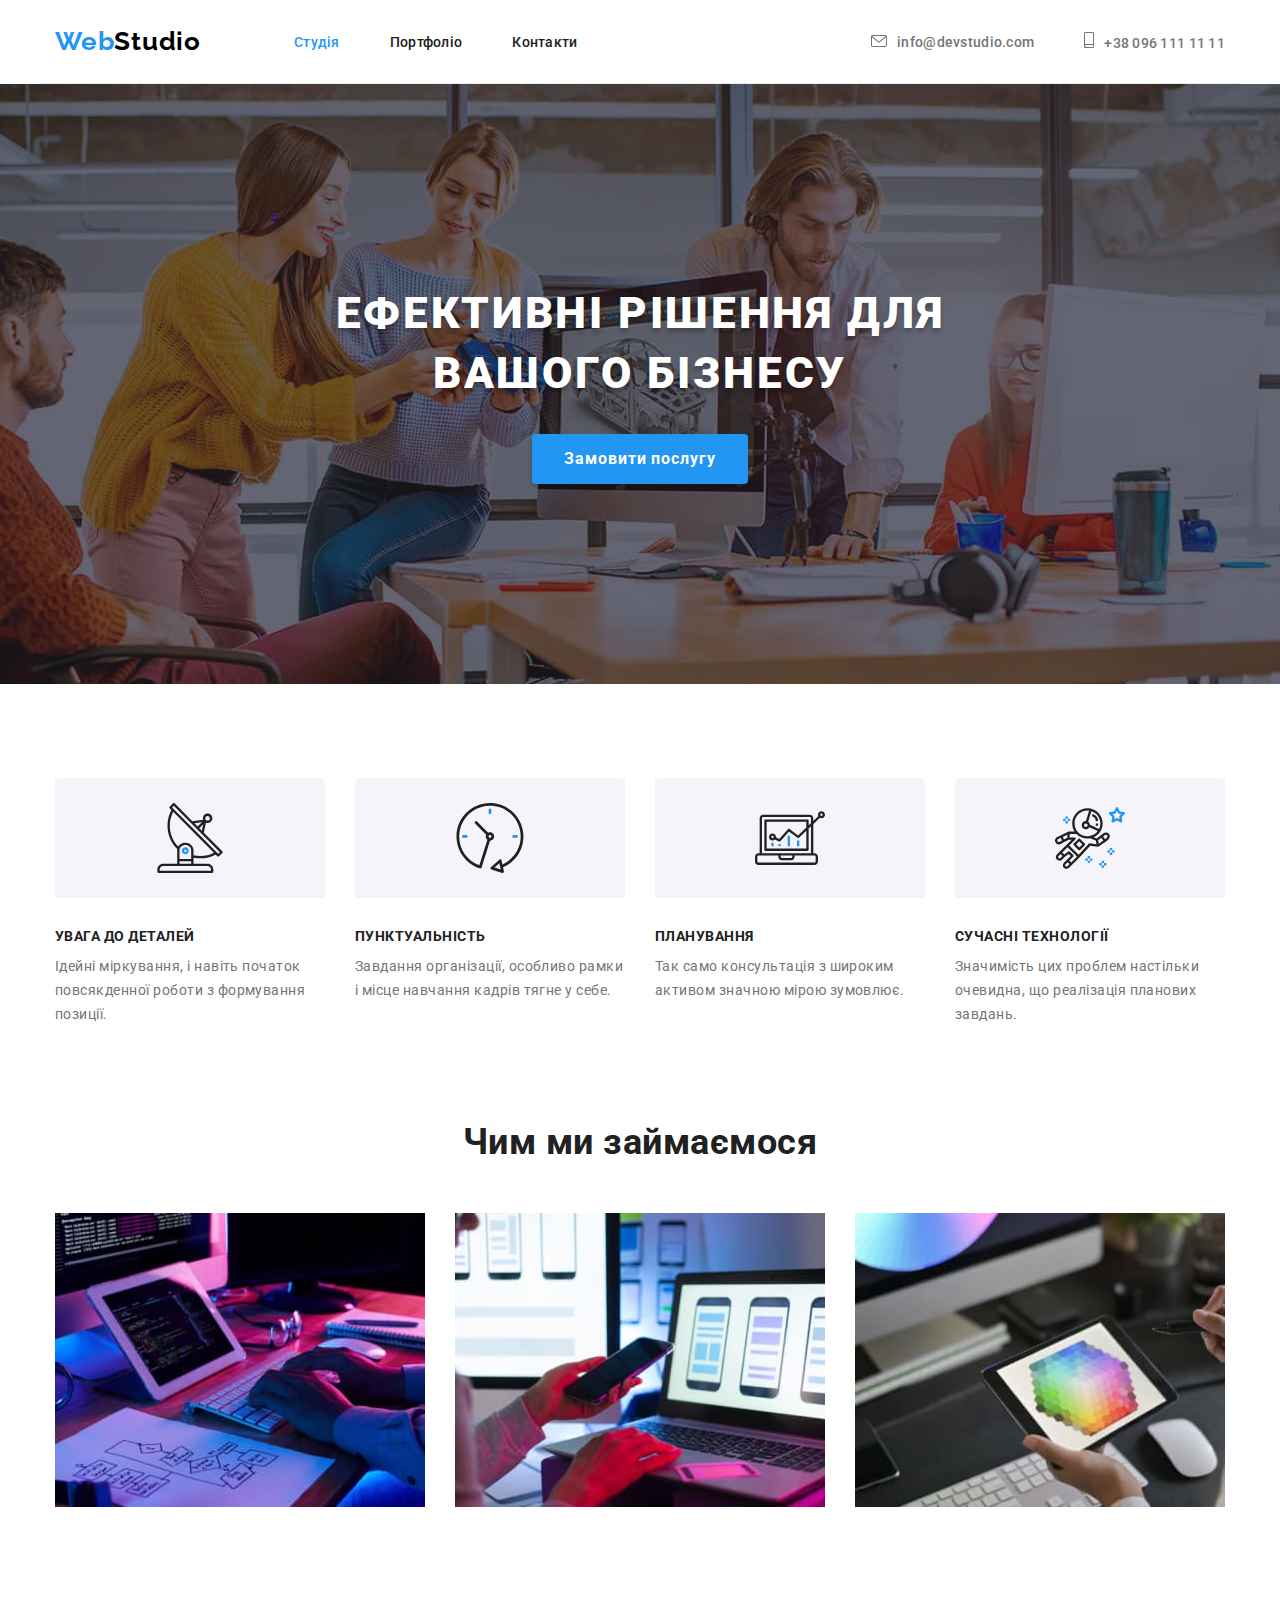
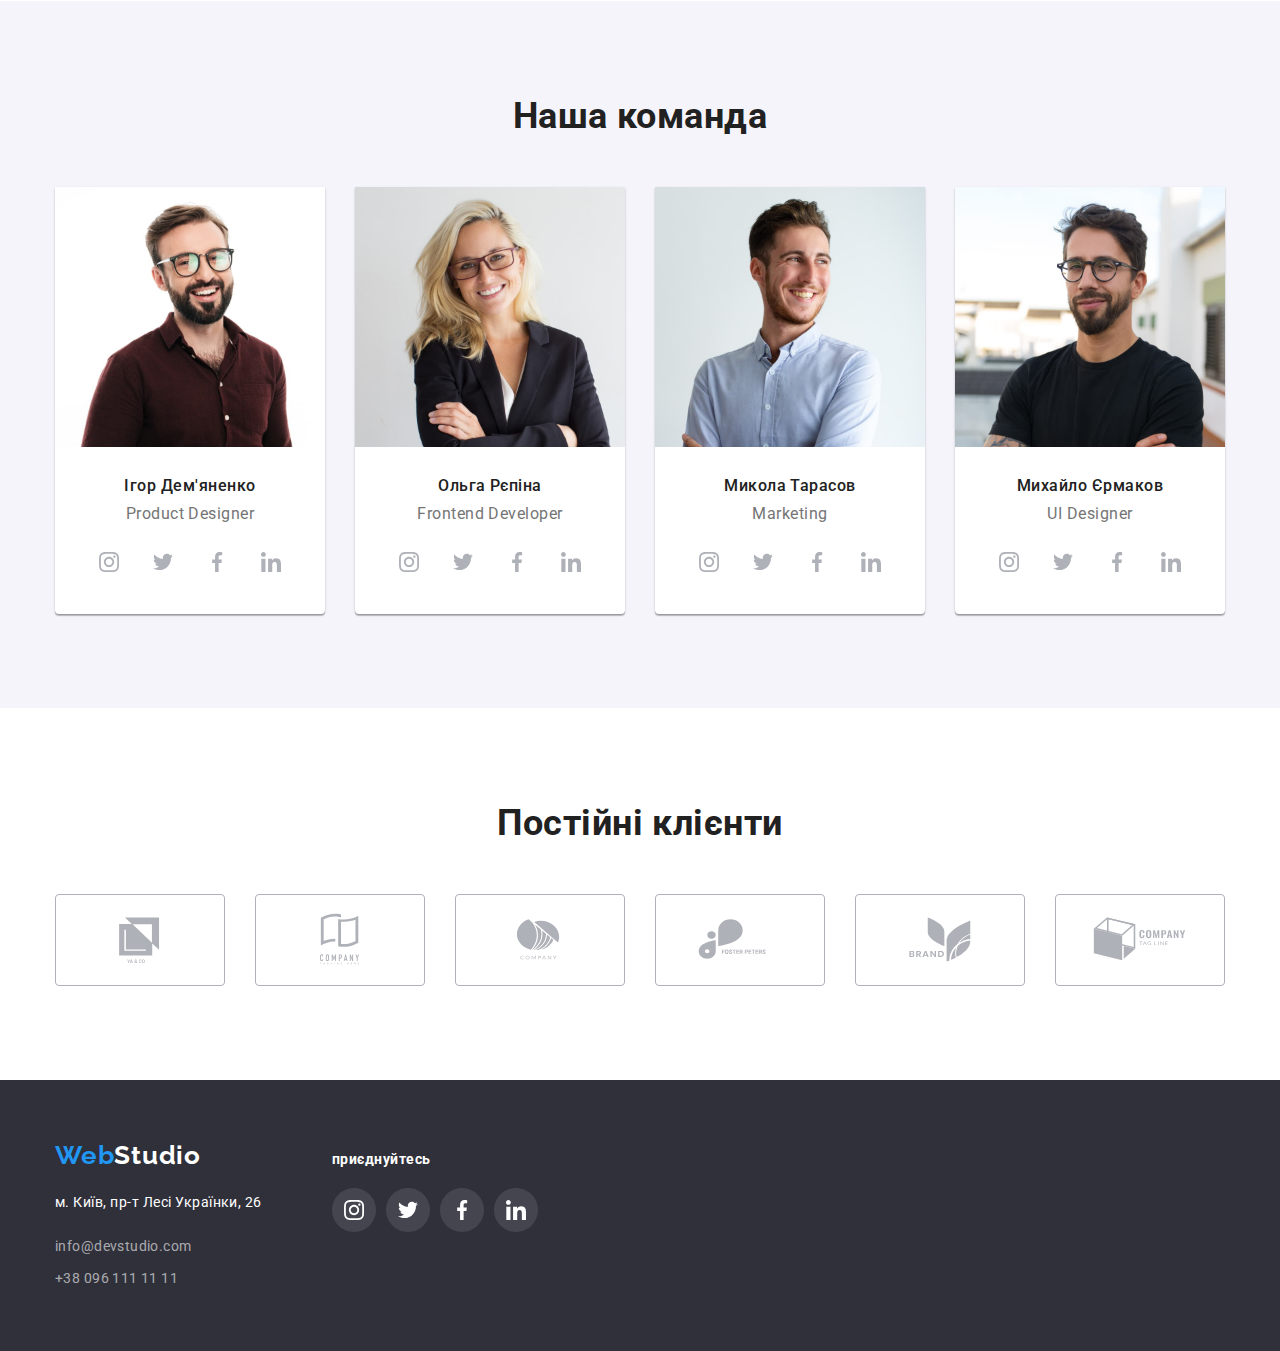
<file: index.html>
<!DOCTYPE html>
<html lang="uk">
  <head>
    <meta charset="UTF-8" />
    <meta http-equiv="X-UA-Compatible" content="IE=edge" />
    <meta name="viewport" content="width=device-width, initial-scale=1.0" />
    <title>Document</title>
    <link rel="preconnect" href="https://fonts.googleapis.com" />
    <link rel="preconnect" href="https://fonts.gstatic.com" crossorigin />
    <link
      href="https://fonts.googleapis.com/css2?family=Raleway:wght@700&family=Roboto:wght@400;500;700;900&display=swap"
      rel="stylesheet"
    />
    <link
      rel="stylesheet"
      href="https://cdnjs.cloudflare.com/ajax/libs/modern-normalize/1.1.0/modern-normalize.min.css"
    />
    <link rel="stylesheet" href="./css/styles.css" />
  </head>

  <body>
    <!-- Шапка -->
    <header class="header">
      <div class="container header-container">
        <a class="logo header-logo" href=""><span class="logo-style">Web</span>Studio</a>
        <nav class="header-nav">
          <ul class="list header-list">
            <li class="header-item">
              <a class="link header-nav__link current" href="">Студія</a>
            </li>
            <li class="header-item">
              <a class="link header-nav__link" href="./portfolio.html">Портфоліо</a>
            </li>
            <li class="header-item">
              <a class="link header-nav__link" href="">Контакти</a>
            </li>
          </ul>
        </nav>
        <div class="header-contact">
          <ul class="list header-contact__list">
            <li class="header-contact__item">
              <a class="link header-contact__link" href="mailto:info@devstudio.com">
                <svg class="envelope-icon" width="16" height="12">
                  <use href="./images/symbol-defs.svg#icon-envelope"></use>
                </svg>
                info@devstudio.com
              </a>
            </li>
            <li class="header-contact__item">
              <a class="link header-contact__link" href="tel:+380961111111">
                <svg class="smartphone-icon" width="10" height="16">
                  <use href="./images/symbol-defs.svg#icon-smartphone"></use>
                </svg>
                +38 096 111 11 11
              </a>
            </li>
          </ul>
        </div>
      </div>
    </header>
    <!-- Унікальний контент -->
    <main>
      <!--Герой("замовити послугу" - кнопка)-->
      <section class="hero section">
        <div class="container">
          <div class="hero-style">
            <h1 class="hero-title">Ефективні рішення для вашого бізнесу</h1>
            <button class="hero-button" type="button">Замовити послугу</button>
          </div>
        </div>
      </section>
      <!--Список особливостей компанії-->
      <section class="features-section">
        <div class="container">
          <h2 class="visually-hidden">Особливості</h2>
          <ul class="list features-list">
            <li class="features-item">
              <div class="item-icon">
                <svg class="feature-icon" width="270" height="120">
                  <use href="./images/symbol-defs.svg#icon-features1"></use>
                </svg>
              </div>
              <h3 class="features-title">УВАГА ДО ДЕТАЛЕЙ</h3>
              <p class="features-text">
                Ідейні міркування, і навіть початок повсякденної роботи з формування позиції.
              </p>
            </li>
            <li class="features-item">
              <div class="item-icon">
                <svg class="feature-icon" width="270" height="120">
                  <use href="./images/symbol-defs.svg#icon-features2"></use>
                </svg>
              </div>
              <h3 class="features-title">ПУНКТУАЛЬНІСТЬ</h3>
              <p class="features-text">
                Завдання організації, особливо рамки і місце навчання кадрів тягне у себе.
              </p>
            </li>
            <li class="features-item">
              <div class="item-icon">
                <svg class="feature-icon" width="270" height="120">
                  <use href="./images/symbol-defs.svg#icon-features3"></use>
                </svg>
              </div>
              <h3 class="features-title">ПЛАНУВАННЯ</h3>
              <p class="features-text">
                Так само консультація з широким активом значною мірою зумовлює.
              </p>
            </li>
            <li class="features-item">
              <div class="item-icon">
                <svg class="feature-icon" width="270" height="120">
                  <use href="./images/symbol-defs.svg#icon-features4"></use>
                </svg>
              </div>
              <h3 class="features-title">СУЧАСНІ ТЕХНОЛОГІЇ</h3>
              <p class="features-text">
                Значимість цих проблем настільки очевидна, що реалізація планових завдань.
              </p>
            </li>
          </ul>
        </div>
      </section>

      <!--Cекція з фото-посиланням (370*294, jpg)-->
      <section class="images-section">
        <div class="container photo-card">
          <h2 class="images-title">Чим ми займаємося</h2>
          <ul class="list images-list">
            <li class="images-item">
              <img src="./images/img1.jpg" alt="Технічний опис основної структури" width="370" />
            </li>
            <li class="images-item">
              <img src="./images/img2.jpg" alt="Робота дизайнера з макетами" width="370" />
            </li>
            <li class="images-item">
              <img src="./images/img3.jpg" alt="Вибір кольору в палітрі" width="370" />
            </li>
          </ul>
        </div>
      </section>

      <!-- секція з фото команди (270*368, jpg)-->
      <section class="team-section">
        <div class="container">
          <h2 class="our-team">Наша команда</h2>
          <ul class="list team-list">
            <li class="team-item">
              <img
                class="team-images"
                src="./images/Igor.jpg"
                alt="Ігор в бурдовій сорочці"
                width="270"
              />
              <h3 class="team-title">Ігор Дем'яненко</h3>
              <p class="team-text">Product Designer</p>
              <ul class="list social-list">
                <li class="social-item">
                  <a
                    class="link social-link"
                    href="https://www.instagram.com"
                    target="_blank"
                    rel="noreferrer noopener"
                  >
                    <svg class="team-icon" width="20" height="20">
                      <use href="./images/symbol-defs 2.svg#icon-instagram-1"></use>
                    </svg>
                  </a>
                </li>
                <li class="social-item">
                  <a
                    class="link social-link"
                    href="https://twitter.com"
                    target="_blank"
                    rel="noreferrer noopener"
                  >
                    <svg class="team-icon" width="20" height="20">
                      <use href="./images/symbol-defs 2.svg#icon-twitter-2"></use>
                    </svg>
                  </a>
                </li>
                <li class="social-item">
                  <a
                    class="link social-link"
                    href="https://www.facebook.com"
                    target="_blank"
                    rel="noreferrer noopener"
                  >
                    <svg class="team-icon" width="20" height="20">
                      <use href="./images/symbol-defs 2.svg#icon-facebook-3"></use>
                    </svg>
                  </a>
                </li>
                <li class="social-item">
                  <a
                    class="link social-link"
                    href="https://www.linkedin.com"
                    target="_blank"
                    rel="noreferrer noopener"
                  >
                    <svg class="team-icon" width="20" height="20">
                      <use href="./images/symbol-defs 2.svg#icon-linkedin-4"></use>
                    </svg>
                  </a>
                </li>
              </ul>
            </li>
            <li class="team-item">
              <img
                class="team-images"
                src="./images/Olga.jpg"
                alt="Ольга в темному піджаку"
                width="270"
              />
              <h3 class="team-title">Ольга Рєпіна</h3>
              <p class="team-text">Frontend Developer</p>
              <ul class="list social-list">
                <li class="social-item">
                  <a
                    class="link social-link"
                    href="https://www.instagram.com"
                    target="_blank"
                    rel="noreferrer noopener"
                  >
                    <svg class="team-icon" width="20" height="20">
                      <use href="./images/symbol-defs 2.svg#icon-instagram-1"></use>
                    </svg>
                  </a>
                </li>
                <li class="social-item">
                  <a
                    class="link social-link"
                    href="https://twitter.com"
                    target="_blank"
                    rel="noreferrer noopener"
                  >
                    <svg class="team-icon" width="20" height="20">
                      <use href="./images/symbol-defs 2.svg#icon-twitter-2"></use>
                    </svg>
                  </a>
                </li>
                <li class="social-item">
                  <a
                    class="link social-link"
                    href="https://www.facebook.com"
                    target="_blank"
                    rel="noreferrer noopener"
                  >
                    <svg class="team-icon" width="20" height="20">
                      <use href="./images/symbol-defs 2.svg#icon-facebook-3"></use>
                    </svg>
                  </a>
                </li>
                <li class="social-item">
                  <a
                    class="link social-link"
                    href="https://www.linkedin.com"
                    target="_blank"
                    rel="noreferrer noopener"
                  >
                    <svg class="team-icon" width="20" height="20">
                      <use href="./images/symbol-defs 2.svg#icon-linkedin-4"></use>
                    </svg>
                  </a>
                </li>
              </ul>
            </li>
            <li class="team-item">
              <img
                class="team-images"
                src="./images/Mukola.jpg"
                alt="Микола в білій сорочці"
                width="270"
              />
              <h3 class="team-title">Микола Тарасов</h3>
              <p class="team-text">Marketing</p>
              <ul class="list social-list">
                <li class="social-item">
                  <a
                    class="link social-link"
                    href="https://www.instagram.com"
                    target="_blank"
                    rel="noreferrer noopener"
                  >
                    <svg class="team-icon" width="20" height="20">
                      <use href="./images/symbol-defs 2.svg#icon-instagram-1"></use>
                    </svg>
                  </a>
                </li>
                <li class="social-item">
                  <a
                    class="link social-link"
                    href="https://twitter.com"
                    target="_blank"
                    rel="noreferrer noopener"
                  >
                    <svg class="team-icon" width="20" height="20">
                      <use href="./images/symbol-defs 2.svg#icon-twitter-2"></use>
                    </svg>
                  </a>
                </li>
                <li class="social-item">
                  <a
                    class="link social-link"
                    href="https://www.facebook.com"
                    target="_blank"
                    rel="noreferrer noopener"
                  >
                    <svg class="team-icon" width="20" height="20">
                      <use href="./images/symbol-defs 2.svg#icon-facebook-3"></use>
                    </svg>
                  </a>
                </li>
                <li class="social-item">
                  <a
                    class="link social-link"
                    href="https://www.linkedin.com"
                    target="_blank"
                    rel="noreferrer noopener"
                  >
                    <svg class="team-icon" width="20" height="20">
                      <use href="./images/symbol-defs 2.svg#icon-linkedin-4"></use>
                    </svg>
                  </a>
                </li>
              </ul>
            </li>
            <li class="team-item">
              <img
                class="team-images"
                src="./images/Muhailo.jpg"
                alt="Михайло в чорній футболці"
                width="270"
              />
              <h3 class="team-title">Михайло Єрмаков</h3>
              <p class="team-text">UI Designer</p>
              <ul class="list social-list">
                <li class="social-item">
                  <a
                    class="link social-link"
                    href="https://www.instagram.com"
                    target="_blank"
                    rel="noreferrer noopener"
                  >
                    <svg class="team-icon" width="20" height="20">
                      <use href="./images/symbol-defs 2.svg#icon-instagram-1"></use>
                    </svg>
                  </a>
                </li>
                <li class="social-item">
                  <a
                    class="link social-link"
                    href="https://twitter.com"
                    target="_blank"
                    rel="noreferrer noopener"
                  >
                    <svg class="team-icon" width="20" height="20">
                      <use href="./images/symbol-defs 2.svg#icon-twitter-2"></use>
                    </svg>
                  </a>
                </li>
                <li class="social-item">
                  <a
                    class="link social-link"
                    href="https://www.facebook.com"
                    target="_blank"
                    rel="noreferrer noopener"
                  >
                    <svg class="team-icon" width="20" height="20">
                      <use href="./images/symbol-defs 2.svg#icon-facebook-3"></use>
                    </svg>
                  </a>
                </li>
                <li class="social-item">
                  <a
                    class="link social-link"
                    href="https://www.linkedin.com"
                    target="_blank"
                    rel="noreferrer noopener"
                  >
                    <svg class="team-icon" width="20" height="20">
                      <use href="./images/symbol-defs 2.svg#icon-linkedin-4"></use>
                    </svg>
                  </a>
                </li>
              </ul>
            </li>
          </ul>
        </div>
      </section>
      <section class="customers-section">
        <div class="container">
          <h2 class="customers-title">Постійні клієнти</h2>
          <ul class="list customers-list">
            <li class="customers-item">
              <a class="link customers-hover" href="">
                <svg class="customers-icon" width="106" height="60">
                  <use href="./images/symbol-defs.svg#icon-Logo"></use>
                </svg>
              </a>
            </li>
            <li class="customers-item">
              <a class="link customers-hover" href="">
                <svg class="customers-icon" width="106" height="60">
                  <use href="./images/symbol-defs.svg#icon-Logo-2"></use>
                </svg>
              </a>
            </li>
            <li class="customers-item">
              <a class="link customers-hover" href="">
                <svg class="customers-icon" width="106" height="60">
                  <use href="./images/symbol-defs.svg#icon-Logo-3"></use>
                </svg>
              </a>
            </li>
            <li class="customers-item">
              <a class="link customers-hover" href="">
                <svg class="customers-icon" width="106" height="60">
                  <use href="./images/symbol-defs.svg#icon-Logo-4"></use>
                </svg>
              </a>
            </li>
            <li class="customers-item">
              <a class="link customers-hover" href="">
                <svg class="customers-icon" width="106" height="60">
                  <use href="./images/symbol-defs.svg#icon-Logo-5"></use>
                </svg>
              </a>
            </li>
            <li class="customers-item">
              <a class="link customers-hover" href="">
                <svg class="customers-icon" width="106" height="60">
                  <use href="./images/symbol-defs.svg#icon-Logo-6"></use>
                </svg>
              </a>
            </li>
          </ul>
        </div>
      </section>
    </main>
    <!-- Футер -->
    <footer class="footer">
      <div class="container footer-block">
        <div class="footer-contact">
          <a class="logo footer-logo" href=""><span class="logo-style">Web</span>Studio</a>
          <address class="footer-address">
            <p class="footer-text">м. Київ, пр-т Лесі Українки, 26</p>
            <a class="link footer-contact__link" href="mailto:info@devstudio.com"
              >info@devstudio.com</a
            >
            <a class="link footer-contact__link" href="tel:+380961111111">+38 096 111 11 11</a>
          </address>
        </div>
        <div class="footer-social">
          <h3 class="footer-title">приєднуйтесь</h3>
          <ul class="list footer-social-list">
            <li class="social-item">
              <a
                class="link footer-social-link"
                href="https://www.instagram.com"
                target="_blank"
                rel="noreferrer noopener"
                width="44"
                height="44"
              >
                <svg class="footer-icon" width="20" height="20">
                  <use href="./images/symbol-defs.svg#icon-footer-1"></use>
                </svg>
              </a>
            </li>
            <li class="social-item">
              <a
                class="link footer-social-link"
                href="https://twitter.com"
                target="_blank"
                rel="noreferrer noopener"
                width="44"
                height="44"
              >
                <svg class="footer-icon" width="20" height="20">
                  <use href="./images/symbol-defs.svg#icon-footer-2"></use>
                </svg>
              </a>
            </li>
            <li class="social-item">
              <a
                class="link footer-social-link"
                href="https://www.facebook.com"
                target="_blank"
                rel="noreferrer noopener"
                width="44"
                height="44"
              >
                <svg class="footer-icon" width="20" height="20">
                  <use href="./images/symbol-defs.svg#icon-footer-3"></use>
                </svg>
              </a>
            </li>
            <li class="social-item">
              <a
                class="link footer-social-link"
                href="https://www.linkedin.com"
                target="_blank"
                rel="noreferrer noopener"
                width="44"
                height="44"
              >
                <svg class="footer-icon" width="20" height="20">
                  <use href="./images/symbol-defs.svg#icon-footer-4"></use>
                </svg>
              </a>
            </li>
          </ul>
        </div>
      </div>
    </footer>
  </body>
</html>
</file>
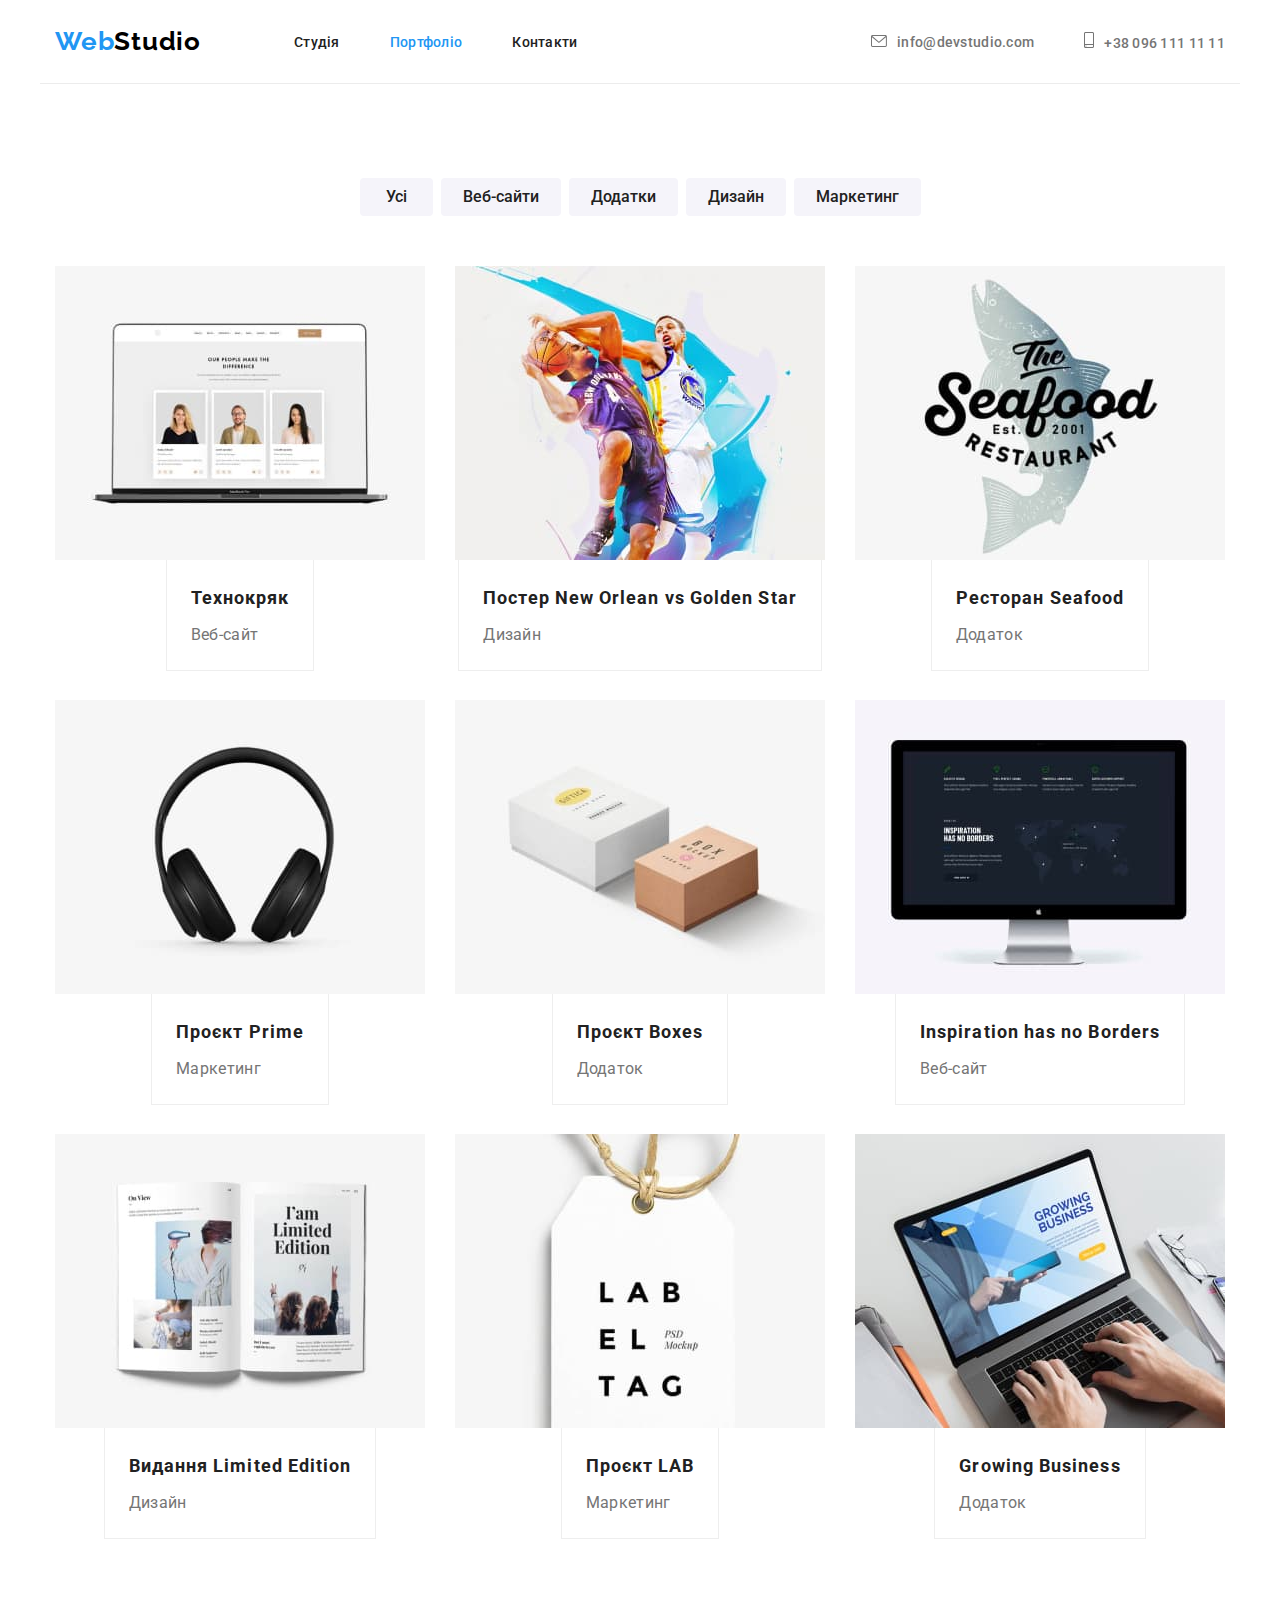
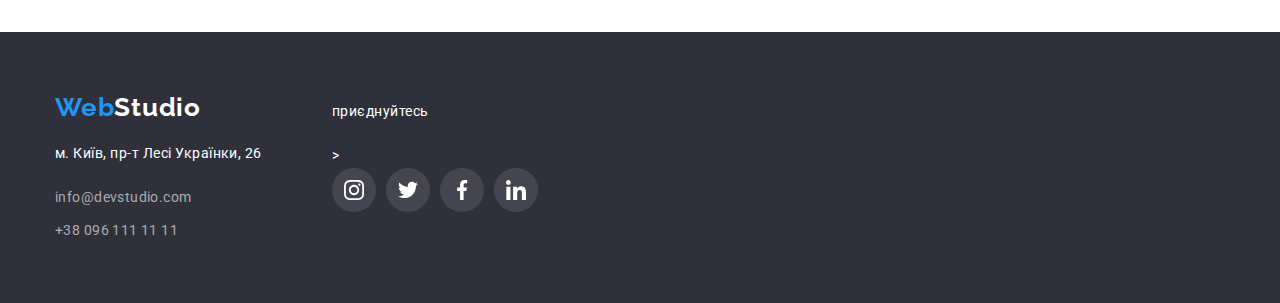
<file: portfolio.html>
<!DOCTYPE html>
<html lang="uk">
  <head>
    <meta charset="UTF-8" />
    <meta http-equiv="X-UA-Compatible" content="IE=edge" />
    <meta name="viewport" content="width=device-width, initial-scale=1.0" />
    <title>Document</title>
    <link rel="preconnect" href="https://fonts.googleapis.com" />
    <link rel="preconnect" href="https://fonts.gstatic.com" crossorigin />
    <link
      href="https://fonts.googleapis.com/css2?family=Raleway:wght@700&family=Roboto:wght@400;500;700;900&display=swap"
      rel="stylesheet"
    />
    <link
      rel="stylesheet"
      href="https://cdnjs.cloudflare.com/ajax/libs/modern-normalize/1.1.0/modern-normalize.min.css"
    />
    <link rel="stylesheet" href="./css/styles.css" />
  </head>

  <body>
    <!-- Шапка -->
    <header class="header">
      <div class="container header-container">
        <a class="logo header-logo" href=""><span class="logo-style">Web</span>Studio</a>
        <nav class="header-nav">
          <ul class="list header-list">
            <li class="header-item">
              <a class="link header-nav__link" href="./index.html">Студія</a>
            </li>
            <li class="header-item">
              <a class="link header-nav__link current" href="">Портфоліо</a>
            </li>
            <li class="header-item">
              <a class="link header-nav__link" href="">Контакти</a>
            </li>
          </ul>
        </nav>
        <div class="header-contact">
          <ul class="list header-contact__list">
            <li class="header-contact__item">
              <a class="link header-contact__link" href="mailto:info@devstudio.com">
                <svg class="envelope-icon" width="16" height="12">
                  <use href="./images/symbol-defs.svg#icon-envelope"></use>
                </svg>
                info@devstudio.com
              </a>
            </li>
            <li class="header-contact__item">
              <a class="link header-contact__link" href="tel:+380961111111">
                <svg class="smartphone-icon" width="10" height="16">
                  <use href="./images/symbol-defs.svg#icon-smartphone"></use>
                </svg>
                +38 096 111 11 11
              </a>
            </li>
          </ul>
        </div>
      </div>
    </header>
    <!-- Унікальний контент-->
    <main>
      <section class="our-works-section">
        <div class="container">
          <h1 class="visually-hidden">Сторінка портфоліо</h1>
          <h2 class="visually-hidden">Наші роботи</h2>
          <ul class="list list-button">
            <li class="button-item"><button class="button" type="button">Усі</button></li>
            <li class="button-item"><button class="button" type="button">Веб-сайти</button></li>
            <li class="button-item"><button class="button" type="button">Додатки</button></li>
            <li class="button-item"><button class="button" type="button">Дизайн</button></li>
            <li class="button-item"><button class="button" type="button">Маркетинг</button></li>
          </ul>
          <!-- Секція з картками-портфоліо(width-370; jpg) -->
          <ul class="list portfolio">
            <li class="portfolio-item">
              <a class="link portfolio-link" href="">
                <img
                  class="portfolio-image"
                  src="./images/portfolio1.jpg"
                  alt="Фото-картки команди на екрані ноубука"
                  width="370"
                />
                <div class="border">
                  <h3 class="portfolio-title">Технокряк</h3>
                  <p class="portfolio-text">Веб-сайт</p>
                </div>
              </a> 
            </li>
            <li class="portfolio-item">  
              <a class="link portfolio-link" href="">
                <img
                  class="portfolio-image"
                  src="./images/portfolio2.jpg"
                  alt="Два баскетбольних гравці боряться за мʼяч"
                  width="370"
                />
                <div class="border">
                  <h3 class="portfolio-title">Постер New Orlean vs Golden Star</h3>
                  <p class="portfolio-text">Дизайн</p>
                </div>
              </a>
            </li>
            <li class="portfolio-item">
              <a class="link portfolio-link" href="">
                <img
                  class="portfolio-image"
                  src="./images/portfolio3.jpg"
                  alt="Риба-логотип ресторану"
                  width="370"
                />
                <div class="border">
                  <h3 class="portfolio-title">Ресторан Seafood</h3>
                  <p class="portfolio-text">Додаток</p>
                </div>
              </a>
            </li>
            <li class="portfolio-item">
              <a class="link portfolio-link" href="">
                <img
                  class="portfolio-image"
                  src="./images/portfolio4.jpg"
                  alt="Чорні великі навушники"
                  width="370"
                />
                <div class="border">
                  <h3 class="portfolio-title">Проєкт Prime</h3>
                  <p class="portfolio-text">Маркетинг</p>
                </div>
              </a>
            </li>
            <li class="portfolio-item">
              <div class="shadow">
                <a class="link portfolio-link" href="">
                  <img
                    class="portfolio-image"
                    src="./images/portfolio5.jpg"
                    alt="Дві коробки: сіра та коричнева"
                    width="370"
                  />
                  <div class="border">
                    <h3 class="portfolio-title">Проєкт Boxes</h3>
                    <p class="portfolio-text">Додаток</p>
                  </div>
                </a>
              </div>
            </li>
            <li class="portfolio-item">
              <a class="link portfolio-link" href="">
                <img
                  class="portfolio-image"
                  src="./images/portfolio6.jpg"
                  alt="Карта світу на моніторі з темним фоном"
                  width="370"
                />
                <div class="border">
                  <h3 class="portfolio-title">Inspiration has no Borders</h3>
                  <p class="portfolio-text">Веб-сайт</p>
                </div>
              </a>
            </li>
            <li class="portfolio-item">
              <a class="link portfolio-link" href="">
                <img
                  class="portfolio-image"
                  src="./images/portfolio7.jpg"
                  alt="Розгорнутий журнал"
                  width="370"
                />
                <div class="border">
                  <h3 class="portfolio-title">Видання Limited Edition</h3>
                  <p class="portfolio-text">Дизайн</p>
                </div>
              </a>
            </li>
            <li class="portfolio-item">
              <a class="link portfolio-link" href="">
                <img
                  class="portfolio-image"
                  src="./images/portfolio8.jpg"
                  alt="Бірка з надписом бренду"
                  width="370"
                />
                <div class="border">
                  <h3 class="portfolio-title">Проєкт LAB</h3>
                  <p class="portfolio-text">Маркетинг</p>
                </div>
              </a>
            </li>
            <li class="portfolio-item">
              <a class="link portfolio-link" href="">
                <img
                  class="portfolio-image"
                  src="./images/portfolio9.jpg"
                  alt="Робота за ноутбукам"
                  width="370"
                />
                <div class="border">
                  <h3 class="portfolio-title">Growing Business</h3>
                  <p class="portfolio-text">Додаток</p>
                </div>
              </a>
            </li>
          </ul>
        </div>
      </section>
    </main>
    <!-- Футер -->
    <footer class="footer">
      <div class="container footer-block">
        <div class="footer-contact">
          <a class="logo footer-logo" href=""><span class="logo-style">Web</span>Studio</a>
          <address class="footer-address">
            <p class="footer-text">м. Київ, пр-т Лесі Українки, 26</p>
            <a class="link footer-contact__link" href="mailto:info@devstudio.com"
              >info@devstudio.com</a
            >
            <a class="link footer-contact__link" href="tel:+380961111111">+38 096 111 11 11</a>
          </address>
        </div>
        <div class="footer-social">
          <p class="footer-text"> приєднуйтесь</p>>
          <ul class="list footer-social-list">
            <li class="social-item">
              <a
                class="link footer-social-link"
                href="https://www.instagram.com"
                target="_blank"
                rel="noreferrer noopener"
                width="44"
                height="44"
              >
                <svg class="footer-icon" width="20" height="20">
                  <use href="./images/symbol-defs.svg#icon-footer-1"></use>
                </svg>
              </a>
            </li>
            <li class="social-item">
              <a
                class="link footer-social-link"
                href="https://twitter.com"
                target="_blank"
                rel="noreferrer noopener"
                width="44"
                height="44"
              >
                <svg class="footer-icon" width="20" height="20">
                  <use href="./images/symbol-defs.svg#icon-footer-2"></use>
                </svg>
              </a>
            </li>
            <li class="social-item">
              <a
                class="link footer-social-link"
                href="https://www.facebook.com"
                target="_blank"
                rel="noreferrer noopener"
                width="44"
                height="44"
              >
                <svg class="footer-icon" width="20" height="20">
                  <use href="./images/symbol-defs.svg#icon-footer-3"></use>
                </svg>
              </a>
            </li>
            <li class="social-item">
              <a
                class="link footer-social-link"
                href="https://www.linkedin.com"
                target="_blank"
                rel="noreferrer noopener"
                width="44"
                height="44"
              >
                <svg class="footer-icon" width="20" height="20">
                  <use href="./images/symbol-defs.svg#icon-footer-4"></use>
                </svg>
              </a>
            </li>
          </ul>
        </div>
      </div>
    </footer>
  </body>
</html>
</file>
<file: css/styles.css>
:root {
    --primery-text-color: #212121;
    --accent-color: #2196F3;
    --secondary-bg-color: #F5F4FA;
    --secondary-text-color: #757575;
}

body {
    font-family: 'Roboto', 'Tahoma', sans-serif;
    color: var(--primery-text-color);
    letter-spacing: 0.03em;
    background-color: #FFFFFF;
}

h1,
h2,
h3 {
    margin: 0;
}

p {
    text-decoration: none;
    color: var(--secondary-text-color);
    margin: 0;
}

.container {
    width: 1200px;
    padding-left: 15px;
    padding-right: 15px;
    margin-left: auto;
    margin-right: auto;
}

.header-container {
    border-bottom: 1px solid #ECECEC;
}

.link {
    text-decoration: none;
    color: var(--primery-text-color);
    letter-spacing: 0.02em;
}

.list {
    list-style: none;
    margin: 0;
    padding: 0;
}

.logo {
    display: block;
    font-family: Raleway;
    font-size: 26px;
    font-weight: 700;
    Line-height: 1.17;
    text-decoration: none;
    letter-spacing: 0.03em;
    color: #000000;
}

.logo-style {
    color: var(--accent-color);
}

.header-contact__link {
    color: var(--secondary-text-color);
    display: flex;
    align-items: baseline;
    justify-content: center;
    
}

.smartphone-icon,
.envelope-icon {
    fill: currentColor;
    margin-right: 10px;
    
}

.current,
.header-nav__link:hover,
.header-nav__link:focus,
.header-contact__link:hover,
.header-contact__link:focus {
    color: var(--accent-color);
}

.header {
    font-size: 14px;
    font-weight: 500;
    Line-height: 1.17;
    
}

.header-container {
    display: flex;
    justify-content: center;
    align-items: center;
  
}

.header-list,
.header-contact__list {
    display: flex;
    align-items: center;
}

.header-nav__link,
.header-contact__link {
    display: flex;
    padding-top: 32px;
    padding-bottom: 32px;
}

.header-item:not(:last-child) {
    margin-right: 50px;
}

.header-nav {
    margin-right: auto;
}

.header-logo {
    margin-right: 93px;
}

.header-contact__item:not(:last-child) {
    margin-right: 50px;
}

img {
    display: block;
    max-width: 100%;
    height: auto;
}

h1,
h2 {
    font-size: 36px;
    font-weight: 700;
    Line-height: 1.17;
    text-align: center;
}

/* /* приховуємо заголовки які мають клас visually-hidden */
.visually-hidden {
    position: absolute;
    width: 1px;
    height: 1px;
    margin: -1px;
    border: 0;
    padding: 0;
    white-space: nowrap;
    clip-path: inset(100%);
    clip: rect(0 0 0 0);
    overflow: hidden;
    padding: 0;
    margin: 0;
}

/* Main */
.hero {
   max-width: 1600px;
   height: 600px;
   margin: 0 auto;
   background-image: linear-gradient(rgba(47, 48, 58, 0.4), rgba(47, 48, 58, 0.4)),
   url("../images/img-hero.jpg");
   background-size: cover;
   background-position: center;
   background-repeat: no-repeat;
   padding-top: 200px;
   padding-bottom: 280px;
   text-align: center;
}

.hero-title {
    font-size: 44px;
    font-weight: 900;
    Line-height: 1.36;
    width: 696px;
    text-align: center;
    text-transform: uppercase;
    color: #FFFFFF;
    letter-spacing: 0.06em;
    margin-top: 0;
    margin-bottom: 30px;
    margin-left: auto;
    margin-right: auto;
    text-shadow: 0px 4px 4px rgba(0, 0, 0, 0.25);
}

.hero-button {
    display: inline-block;
    border-radius: 4px;
    padding: 10px 32px;
    min-width: 152px;
    font-weight: 700;
    Line-height: 1.88;
    letter-spacing: 0.06em;
    cursor: pointer;
    background-color: var(--accent-color);
    color: #FFFFFF;
    border: 0;
    box-shadow: 0px 4px 4px rgba(0, 0, 0, 0.15);


}

.hero-button:hover,
.hero-button:focus {
    background-color: #188CE8;
    box-shadow: 0px 4px 4px rgba(0, 0, 0, 0.15);

}

.button {
    display: inline-block;
    border-radius: 4px;
    padding: 6px 22px;
    min-width: 73px;
    font-family: inherit;
    font-size: 16px;
    font-weight: 500;
    Line-height: 1.6;
    cursor: pointer;
    color: var(--primery-text-color);
    background-color: var(--secondary-bg-color);
    border: 0;
}

.button:hover,
.button:focus {
    color: #FFFFFF;
    background-color: var(--accent-color);
    box-shadow: 0px 4px 4px rgba(0, 0, 0, 0.25);
}


/* секція особливості */

.features-section {
    padding-top: 94px;
    padding-bottom: 94px;
}

.features-list {
    display: flex;
    gap: 30px;
}

.features-item {
    flex-basis: calc((100% - 90px) / 4);
}
.features-title {
    font-size: 14px;
    font-weight: 700;
    Line-height: 1.17;
    margin-bottom: 10px;
}

.features-text {
    font-size: 14px;
    Line-height: 1.71;
}
.item-icon {
    display: flex;
    align-items: center;
    justify-content: center;
    width: 270px;
    height: 120px;
    border-radius: 4px;
    margin-bottom: 30px;
    background-color: #F5F4FA;
}

.feature-icon {
    width: 70px;
    height: 70px;
}
/* секція фото */

.images-section {
    padding-bottom: 94px;
}

.images-title {
    margin-bottom: 50px;
}

.images-list {
    display: flex;
    flex-wrap: wrap;
    gap: 30px;
}

.images-item {
    flex-basis: calc((100% - 60px) / 3);
}

/* секція з командою */
.social-list {
    display: flex;
    gap: 10px;
    justify-content: center;
    justify-items: center;
    align-self: center;
}
.social-link {
    display: block;
    align-items: baseline;
    fill: #AFB1B8;
    width: 44px;
    height: 44px;
    padding: 12px;
    margin-bottom: 30px;
}
.social-link:hover {
    fill: #FFFFFF;
    background-color: #2196F3;
    border-radius: 50%;
}
.team-section {
    padding-top: 94px;
    padding-bottom: 94px;
    background-color: var(--secondary-bg-color);
}
.our-team {
    margin-bottom: 50px;
}
.team-list {
    display: flex;
    flex-wrap: wrap;
    gap: 30px;
}
.team-item {
    flex-basis: calc((100% - 90px) / 4);
    text-align: center;
    background-color: #FFFFFF;
    box-shadow: 0px 1px 3px rgba(0, 0, 0, 0.12), 0px 1px 1px rgba(0, 0, 0, 0.14), 0px 2px 1px rgba(0, 0, 0, 0.2);
    border-radius: 0px 0px 4px 4px;
}
.team-title {
    font-size: 16px;
    font-weight: 500;
    Line-height: 1.17;
    margin-bottom: 10px;
}

.team-text {
    font-size: 16px;
    Line-height: 1.17;
    margin-bottom: 16px;
}

.team-images {
    margin-bottom: 30px;
}

/* секція постійні клієнти */

.customers-section {
    padding-top: 94px;
    padding-bottom: 94px;
}
.customers-title {
    margin-bottom: 50px;
}
.customers-list {
    display: flex;
    gap: 30px;
}
.customers-hover {
    display: flex;
    width: 170px;
    height: 92px;
    border: 1px solid #AFB1B8;
    border-radius: 4px;
    color: #AFB1B8;
    align-items: center;
    justify-items: center;
    padding: 16px 32px;
}
.customers-hover:hover,
.customers-hover:focus {
    color: #2196F3;
    border-color: #2196F3;    
}

.customers-icon {
    fill: currentColor;
} 

/* секція кнопки-портфоліо */

.our-works-section {
    padding-top: 94px;
    padding-bottom: 94px;
}

.list-button {
    display: flex;
    gap: 8px;
    justify-content: center;
    margin-bottom: 50px;
}

/* секція портфоліо-картки */

.portfolio-title {
    font-size: 18px;
    font-weight: 700;
    Line-height: 2.0;
    letter-spacing: 0.06em;
    margin-bottom: 4px;
}

/* .portfolio-link  */

.portfolio-link {
    display: block;
    text-decoration: none;
    color: inherit;
    width: 370px;
    height: 404px;
    align-items: center;
    justify-items: center;
}
.portfolio-link:hover,
.portfolio-link:focus {
    box-shadow: 0px 1px 1px rgba(0, 0, 0, 0.12),
            0px 4px 4px rgba(0, 0, 0, 0.06),
            1px 4px 6px rgba(0, 0, 0, 0.16);
}
.portfolio-text {
    font-size: 16px;
    Line-height: 1.88;
    margin-bottom: 0;
}
.portfolio {
    display: flex;
    flex-wrap: wrap;
    gap: 30px;
}
.portfolio-item {
    flex-basis: calc((100% - 60px) / 3);
}
.border {
    padding: 20px 24px;
    border-left: 1px solid #EEEEEE;
    border-right: 1px solid #EEEEEE;
    border-bottom: 1px solid #EEEEEE; 

}


/* Футер */

.footer-logo {
    margin-bottom: 20px;
    color: #FFFFFF;
}

.footer-text {
    font-size: 14px;
    font-weight: 400;
    Line-height: 1.7;
    font-style: normal;
    margin-bottom: 9px;
    color: #FFFFFF
}

.footer {
    background-color: #2F303A;
    font-size: 14px;
    font-weight: 400;
    Line-height: 1.7;
    font-style: normal;
    color: #FFFFFF;
    padding: 60px 0;
}

.footer-contact__link {
    display: flex;
    font-style: normal;
    letter-spacing: 0.03em;
    font-size: 14px;
    font-weight: 400;
    Line-height: 1.7;
    color: rgba(255, 255, 255, 0.6);
}

.footer-contact__link:not(:last-child) {
    margin-bottom: 9px;
}

.footer-contact__link:hover,
.footer-contact__link:focus {
    color: var(--accent-color);
}
.footer-title {
    font-size: 14px;
    font-weight: 700;
    Line-height: 1.17;
    margin-bottom: 20px;
}

.footer-social-list {
    display: flex;
    gap: 10px;
}

.footer-icon {
    width: 44px;
    height: 44px;
}

.footer-block {
    display: flex;
    align-items: baseline;
}

.footer-social {
    margin-left: 70px;
}

.footer-text {
    margin-bottom: 20px;
}

.footer-social-link {
    fill: #FFFFFF;
    align-items: baseline;
}

.footer-icon:hover {
    background-color: #2196F3;
    border-radius: 50%;
}
</file>
